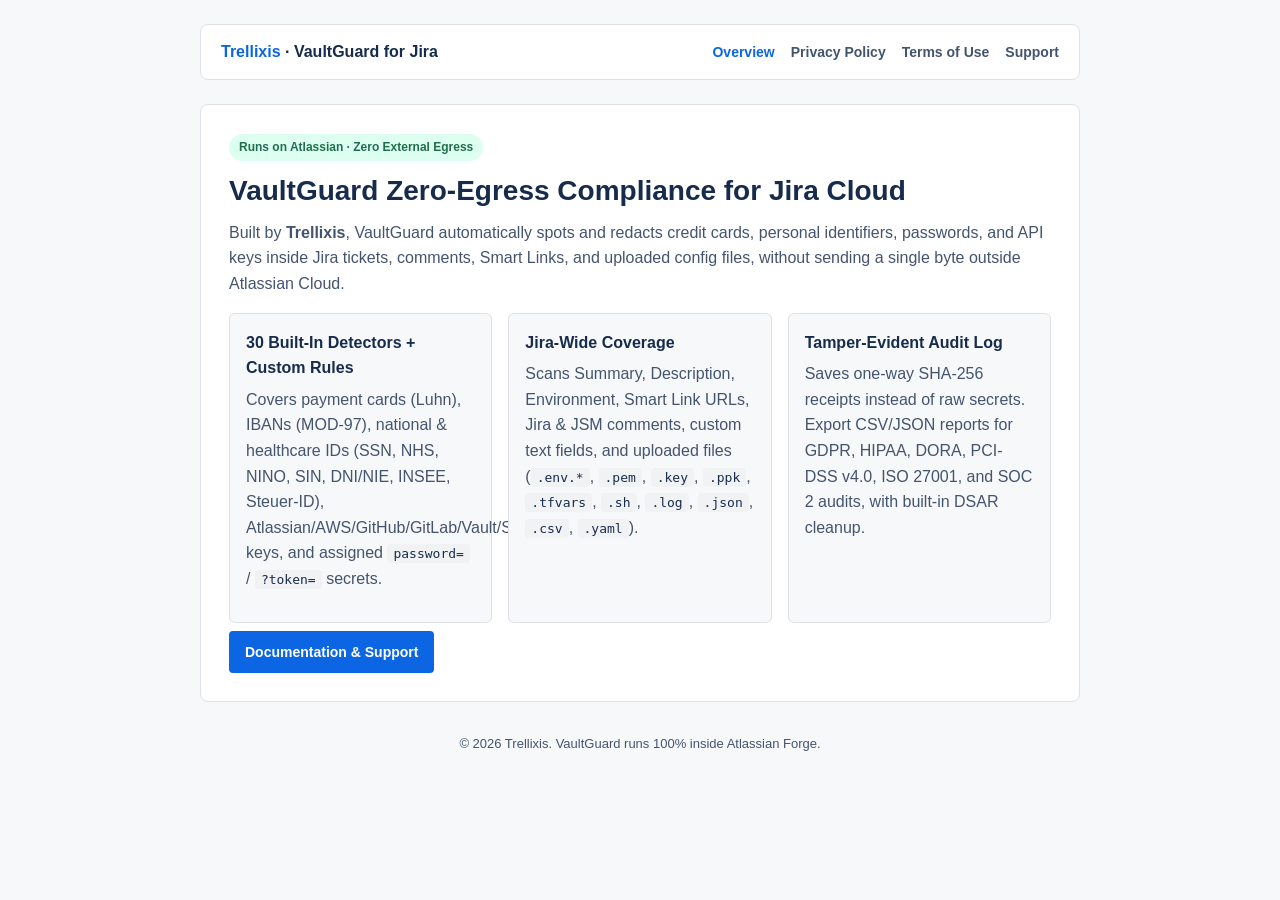
<file: index.html>
<!DOCTYPE html>
<html lang="en-GB">
<head>
  <meta charset="UTF-8" />
  <meta name="viewport" content="width=device-width, initial-scale=1.0" />
  <title>VaultGuard by Trellixis | Zero-Egress Jira Privacy &amp; Secret Protection</title>
  <link rel="stylesheet" href="site.css" />
</head>
<body>
  <div class="wrap">
    <header class="topbar">
      <a class="brand" href="index.html"><span>Trellixis</span> · VaultGuard for Jira</a>
      <nav class="nav">
        <a class="active" href="index.html">Overview</a>
        <a href="privacy.html">Privacy Policy</a>
        <a href="terms.html">Terms of Use</a>
        <a href="support.html">Support</a>
      </nav>
    </header>

    <section class="card">
      <span class="badge">Runs on Atlassian · Zero External Egress</span>
      <h1>VaultGuard Zero-Egress Compliance for Jira Cloud</h1>
      <p>
        Built by <strong>Trellixis</strong>, VaultGuard automatically spots and redacts credit cards,
        personal identifiers, passwords, and API keys inside Jira tickets, comments, Smart Links,
        and uploaded config files, without sending a single byte outside Atlassian Cloud.
      </p>

      <div class="grid">
        <div class="tile">
          <strong>30 Built-In Detectors + Custom Rules</strong>
          <p>
            Covers payment cards (Luhn), IBANs (MOD-97), national &amp; healthcare IDs (SSN, NHS,
            NINO, SIN, DNI/NIE, INSEE, Steuer-ID), Atlassian/AWS/GitHub/GitLab/Vault/Stripe/OpenAI
            keys, and assigned <code>password=</code> / <code>?token=</code> secrets.
          </p>
        </div>
        <div class="tile">
          <strong>Jira-Wide Coverage</strong>
          <p>
            Scans Summary, Description, Environment, Smart Link URLs, Jira &amp; JSM comments,
            custom text fields, and uploaded files (<code>.env.*</code>, <code>.pem</code>,
            <code>.key</code>, <code>.ppk</code>, <code>.tfvars</code>, <code>.sh</code>,
            <code>.log</code>, <code>.json</code>, <code>.csv</code>, <code>.yaml</code>).
          </p>
        </div>
        <div class="tile">
          <strong>Tamper-Evident Audit Log</strong>
          <p>
            Saves one-way SHA-256 receipts instead of raw secrets. Export CSV/JSON reports for
            GDPR, HIPAA, DORA, PCI-DSS v4.0, ISO 27001, and SOC 2 audits, with built-in DSAR cleanup.
          </p>
        </div>
      </div>

      <a class="btn" href="support.html">Documentation &amp; Support</a>
    </section>

    <footer class="footer">
      &copy; 2026 Trellixis. VaultGuard runs 100% inside Atlassian Forge.
    </footer>
  </div>
</body>
</html>
</file>
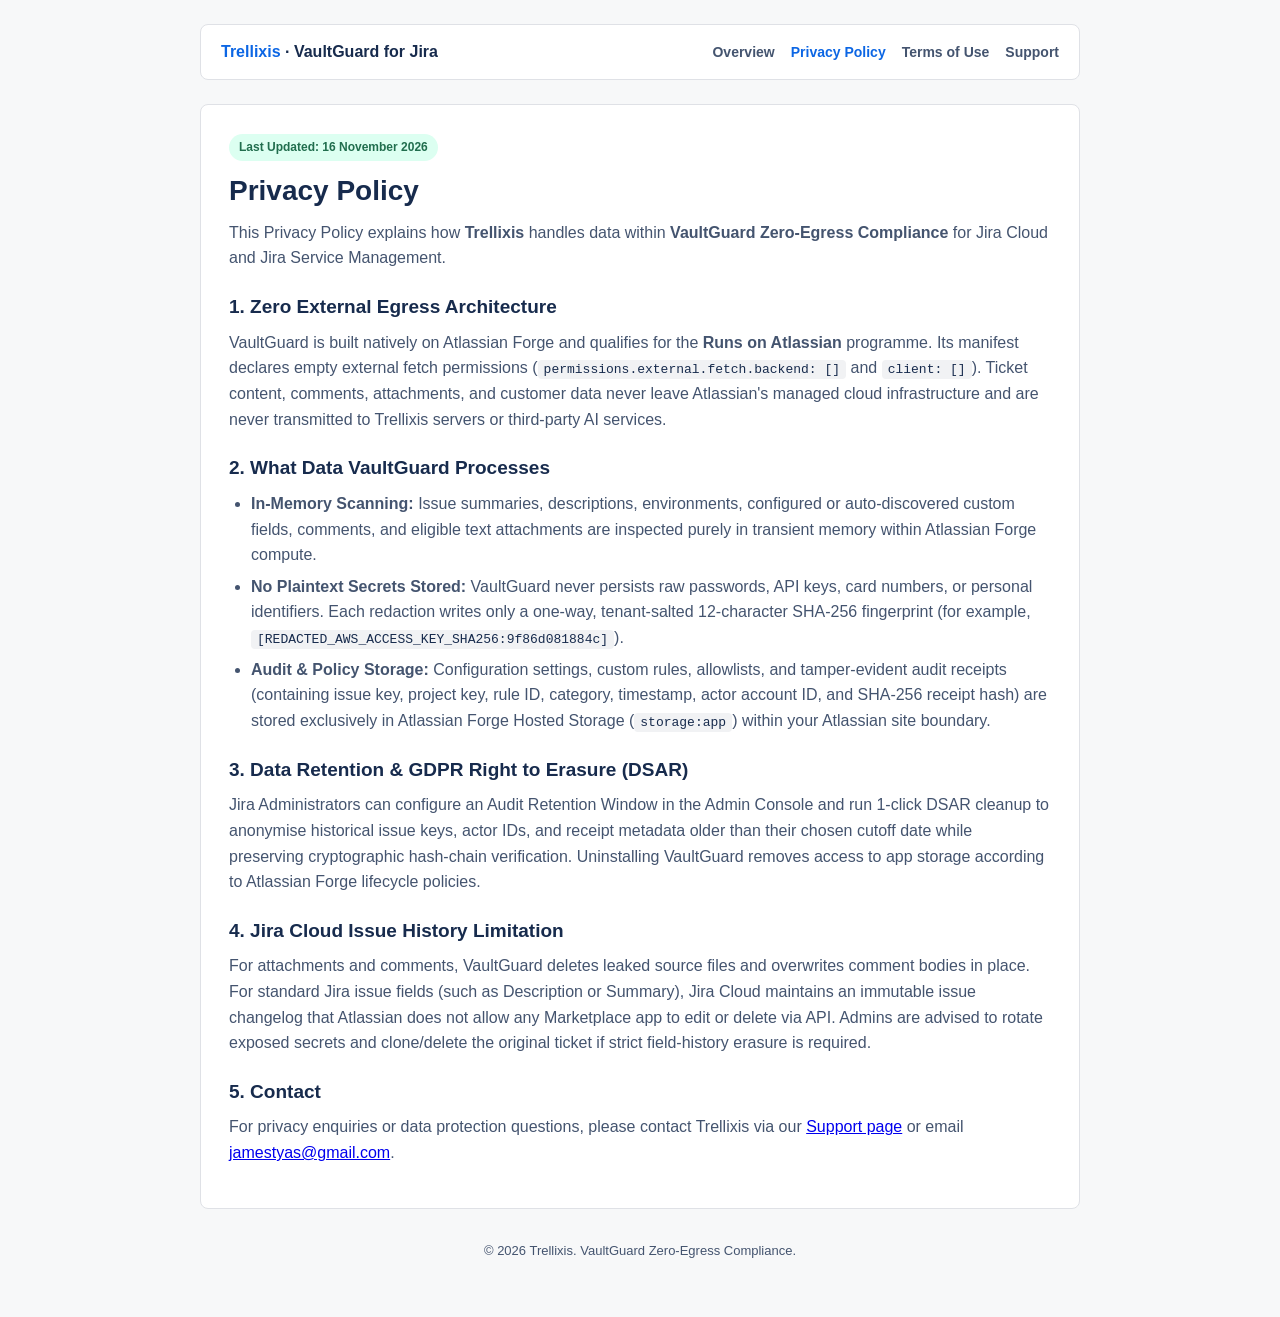
<file: privacy.html>
<!DOCTYPE html>
<html lang="en-GB">
<head>
  <meta charset="UTF-8" />
  <meta name="viewport" content="width=device-width, initial-scale=1.0" />
  <title>Privacy Policy | VaultGuard by Trellixis</title>
  <link rel="stylesheet" href="site.css" />
</head>
<body>
  <div class="wrap">
    <header class="topbar">
      <a class="brand" href="index.html"><span>Trellixis</span> · VaultGuard for Jira</a>
      <nav class="nav">
        <a href="index.html">Overview</a>
        <a class="active" href="privacy.html">Privacy Policy</a>
        <a href="terms.html">Terms of Use</a>
        <a href="support.html">Support</a>
      </nav>
    </header>

    <article class="card">
      <span class="badge">Last Updated: 16 November 2026</span>
      <h1>Privacy Policy</h1>
      <p>
        This Privacy Policy explains how <strong>Trellixis</strong> handles data within
        <strong>VaultGuard Zero-Egress Compliance</strong> for Jira Cloud and Jira Service Management.
      </p>

      <h2>1. Zero External Egress Architecture</h2>
      <p>
        VaultGuard is built natively on Atlassian Forge and qualifies for the
        <strong>Runs on Atlassian</strong> programme. Its manifest declares empty external fetch
        permissions (<code>permissions.external.fetch.backend: []</code> and
        <code>client: []</code>). Ticket content, comments, attachments, and customer data never
        leave Atlassian's managed cloud infrastructure and are never transmitted to Trellixis
        servers or third-party AI services.
      </p>

      <h2>2. What Data VaultGuard Processes</h2>
      <ul>
        <li>
          <strong>In-Memory Scanning:</strong> Issue summaries, descriptions, environments,
          configured or auto-discovered custom fields, comments, and eligible text attachments are
          inspected purely in transient memory within Atlassian Forge compute.
        </li>
        <li>
          <strong>No Plaintext Secrets Stored:</strong> VaultGuard never persists raw passwords,
          API keys, card numbers, or personal identifiers. Each redaction writes only a one-way,
          tenant-salted 12-character SHA-256 fingerprint (for example,
          <code>[REDACTED_AWS_ACCESS_KEY_SHA256:9f86d081884c]</code>).
        </li>
        <li>
          <strong>Audit &amp; Policy Storage:</strong> Configuration settings, custom rules,
          allowlists, and tamper-evident audit receipts (containing issue key, project key,
          rule ID, category, timestamp, actor account ID, and SHA-256 receipt hash) are stored
          exclusively in Atlassian Forge Hosted Storage (<code>storage:app</code>) within your
          Atlassian site boundary.
        </li>
      </ul>

      <h2>3. Data Retention &amp; GDPR Right to Erasure (DSAR)</h2>
      <p>
        Jira Administrators can configure an Audit Retention Window in the Admin Console and run
        1-click DSAR cleanup to anonymise historical issue keys, actor IDs, and receipt metadata
        older than their chosen cutoff date while preserving cryptographic hash-chain verification.
        Uninstalling VaultGuard removes access to app storage according to Atlassian Forge
        lifecycle policies.
      </p>

      <h2>4. Jira Cloud Issue History Limitation</h2>
      <p>
        For attachments and comments, VaultGuard deletes leaked source files and overwrites comment
        bodies in place. For standard Jira issue fields (such as Description or Summary), Jira Cloud
        maintains an immutable issue changelog that Atlassian does not allow any Marketplace app to
        edit or delete via API. Admins are advised to rotate exposed secrets and clone/delete the
        original ticket if strict field-history erasure is required.
      </p>

      <h2>5. Contact</h2>
      <p>
        For privacy enquiries or data protection questions, please contact Trellixis via our
        <a href="support.html">Support page</a> or email
        <a href="mailto:jamestyas@gmail.com">jamestyas@gmail.com</a>.
      </p>
    </article>

    <footer class="footer">
      &copy; 2026 Trellixis. VaultGuard Zero-Egress Compliance.
    </footer>
  </div>
</body>
</html>
</file>
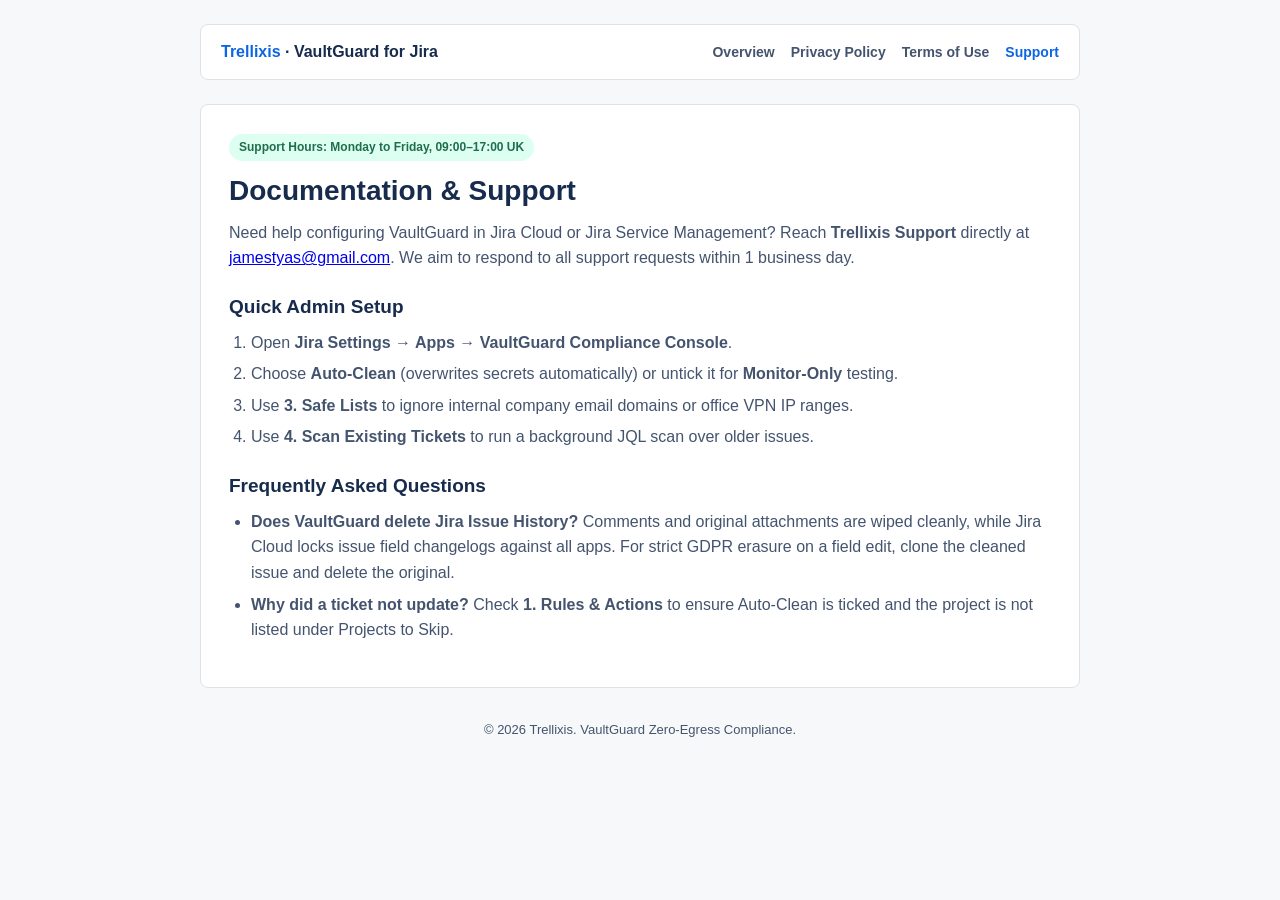
<file: support.html>
<!DOCTYPE html>
<html lang="en-GB">
<head>
  <meta charset="UTF-8" />
  <meta name="viewport" content="width=device-width, initial-scale=1.0" />
  <title>Support &amp; Quick Guide | VaultGuard by Trellixis</title>
  <link rel="stylesheet" href="site.css" />
</head>
<body>
  <div class="wrap">
    <header class="topbar">
      <a class="brand" href="index.html"><span>Trellixis</span> · VaultGuard for Jira</a>
      <nav class="nav">
        <a href="index.html">Overview</a>
        <a href="privacy.html">Privacy Policy</a>
        <a href="terms.html">Terms of Use</a>
        <a class="active" href="support.html">Support</a>
      </nav>
    </header>

    <article class="card">
      <span class="badge">Support Hours: Monday to Friday, 09:00–17:00 UK</span>
      <h1>Documentation &amp; Support</h1>
      <p>
        Need help configuring VaultGuard in Jira Cloud or Jira Service Management? Reach
        <strong>Trellixis Support</strong> directly at
        <a href="mailto:jamestyas@gmail.com?subject=VaultGuard%20Support">jamestyas@gmail.com</a>.
        We aim to respond to all support requests within 1 business day.
      </p>

      <h2>Quick Admin Setup</h2>
      <ol>
        <li>Open <strong>Jira Settings &rarr; Apps &rarr; VaultGuard Compliance Console</strong>.</li>
        <li>Choose <strong>Auto-Clean</strong> (overwrites secrets automatically) or untick it for <strong>Monitor-Only</strong> testing.</li>
        <li>Use <strong>3. Safe Lists</strong> to ignore internal company email domains or office VPN IP ranges.</li>
        <li>Use <strong>4. Scan Existing Tickets</strong> to run a background JQL scan over older issues.</li>
      </ol>

      <h2>Frequently Asked Questions</h2>
      <ul>
        <li>
          <strong>Does VaultGuard delete Jira Issue History?</strong> Comments and original
          attachments are wiped cleanly, while Jira Cloud locks issue field changelogs against
          all apps. For strict GDPR erasure on a field edit, clone the cleaned issue and delete
          the original.
        </li>
        <li>
          <strong>Why did a ticket not update?</strong> Check <strong>1. Rules &amp; Actions</strong>
          to ensure Auto-Clean is ticked and the project is not listed under Projects to Skip.
        </li>
      </ul>
    </article>

    <footer class="footer">
      &copy; 2026 Trellixis. VaultGuard Zero-Egress Compliance.
    </footer>
  </div>
</body>
</html>
</file>
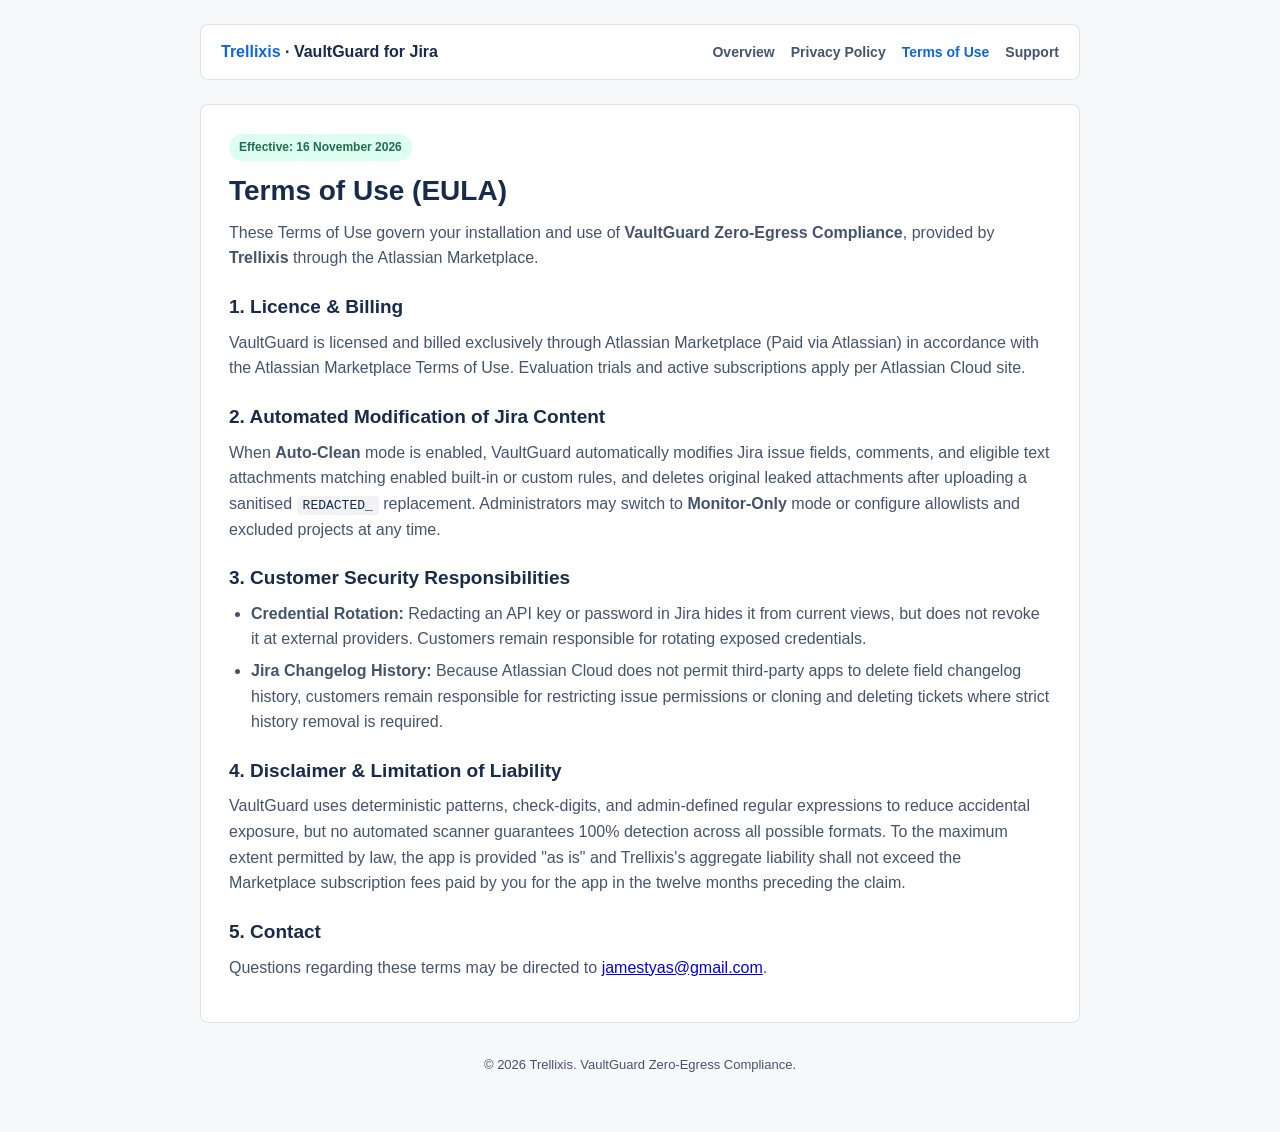
<file: terms.html>
<!DOCTYPE html>
<html lang="en-GB">
<head>
  <meta charset="UTF-8" />
  <meta name="viewport" content="width=device-width, initial-scale=1.0" />
  <title>Terms of Use | VaultGuard by Trellixis</title>
  <link rel="stylesheet" href="site.css" />
</head>
<body>
  <div class="wrap">
    <header class="topbar">
      <a class="brand" href="index.html"><span>Trellixis</span> · VaultGuard for Jira</a>
      <nav class="nav">
        <a href="index.html">Overview</a>
        <a href="privacy.html">Privacy Policy</a>
        <a class="active" href="terms.html">Terms of Use</a>
        <a href="support.html">Support</a>
      </nav>
    </header>

    <article class="card">
      <span class="badge">Effective: 16 November 2026</span>
      <h1>Terms of Use (EULA)</h1>
      <p>
        These Terms of Use govern your installation and use of
        <strong>VaultGuard Zero-Egress Compliance</strong>, provided by <strong>Trellixis</strong>
        through the Atlassian Marketplace.
      </p>

      <h2>1. Licence &amp; Billing</h2>
      <p>
        VaultGuard is licensed and billed exclusively through Atlassian Marketplace
        (Paid via Atlassian) in accordance with the Atlassian Marketplace Terms of Use. Evaluation
        trials and active subscriptions apply per Atlassian Cloud site.
      </p>

      <h2>2. Automated Modification of Jira Content</h2>
      <p>
        When <strong>Auto-Clean</strong> mode is enabled, VaultGuard automatically modifies Jira
        issue fields, comments, and eligible text attachments matching enabled built-in or custom
        rules, and deletes original leaked attachments after uploading a sanitised
        <code>REDACTED_</code> replacement. Administrators may switch to <strong>Monitor-Only</strong>
        mode or configure allowlists and excluded projects at any time.
      </p>

      <h2>3. Customer Security Responsibilities</h2>
      <ul>
        <li>
          <strong>Credential Rotation:</strong> Redacting an API key or password in Jira hides it
          from current views, but does not revoke it at external providers. Customers remain
          responsible for rotating exposed credentials.
        </li>
        <li>
          <strong>Jira Changelog History:</strong> Because Atlassian Cloud does not permit
          third-party apps to delete field changelog history, customers remain responsible for
          restricting issue permissions or cloning and deleting tickets where strict history
          removal is required.
        </li>
      </ul>

      <h2>4. Disclaimer &amp; Limitation of Liability</h2>
      <p>
        VaultGuard uses deterministic patterns, check-digits, and admin-defined regular
        expressions to reduce accidental exposure, but no automated scanner guarantees 100%
        detection across all possible formats. To the maximum extent permitted by law, the app is
        provided "as is" and Trellixis's aggregate liability shall not exceed the Marketplace
        subscription fees paid by you for the app in the twelve months preceding the claim.
      </p>

      <h2>5. Contact</h2>
      <p>
        Questions regarding these terms may be directed to
        <a href="mailto:jamestyas@gmail.com">jamestyas@gmail.com</a>.
      </p>
    </article>

    <footer class="footer">
      &copy; 2026 Trellixis. VaultGuard Zero-Egress Compliance.
    </footer>
  </div>
</body>
</html>
</file>
<file: site.css>
:root {
  --bg: #f7f8f9;
  --surface: #ffffff;
  --border: #dfe1e6;
  --text: #172b4d;
  --muted: #44546f;
  --primary: #0c66e4;
  --primary-hover: #0055cc;
  --success-bg: #dcfff1;
  --success-text: #216e4e;
  --info-bg: #e9f2ff;
  --info-text: #0055cc;
}

* {
  box-sizing: border-box;
}

body {
  margin: 0;
  font-family: -apple-system, BlinkMacSystemFont, "Segoe UI", Roboto, Oxygen, Ubuntu, sans-serif;
  background: var(--bg);
  color: var(--text);
  line-height: 1.6;
}

.wrap {
  max-width: 920px;
  margin: 0 auto;
  padding: 24px 20px 56px;
}

.topbar {
  display: flex;
  flex-wrap: wrap;
  justify-content: space-between;
  align-items: center;
  gap: 12px;
  padding: 14px 20px;
  background: var(--surface);
  border: 1px solid var(--border);
  border-radius: 8px;
  margin-bottom: 24px;
}

.brand {
  font-weight: 700;
  font-size: 16px;
  color: var(--text);
  text-decoration: none;
}

.brand span {
  color: var(--primary);
}

.nav {
  display: flex;
  flex-wrap: wrap;
  gap: 16px;
}

.nav a {
  color: var(--muted);
  text-decoration: none;
  font-weight: 600;
  font-size: 14px;
}

.nav a:hover,
.nav a.active {
  color: var(--primary);
}

.card {
  background: var(--surface);
  border: 1px solid var(--border);
  border-radius: 8px;
  padding: 28px;
  margin-bottom: 20px;
}

.badge {
  display: inline-block;
  padding: 4px 10px;
  border-radius: 999px;
  font-size: 12px;
  font-weight: 700;
  background: var(--success-bg);
  color: var(--success-text);
  margin-bottom: 12px;
}

h1 {
  margin: 0 0 12px;
  font-size: 28px;
  line-height: 1.25;
}

h2 {
  margin: 24px 0 10px;
  font-size: 19px;
  line-height: 1.3;
}

p {
  margin: 0 0 14px;
  color: var(--muted);
}

ul, ol {
  margin: 0 0 16px;
  padding-left: 22px;
  color: var(--muted);
}

li {
  margin-bottom: 6px;
}

.grid {
  display: grid;
  grid-template-columns: repeat(auto-fit, minmax(240px, 1fr));
  gap: 16px;
  margin-top: 16px;
}

.tile {
  background: var(--bg);
  border: 1px solid var(--border);
  border-radius: 6px;
  padding: 16px;
}

.tile strong {
  display: block;
  margin-bottom: 6px;
  color: var(--text);
}

.btn {
  display: inline-block;
  padding: 10px 16px;
  border-radius: 4px;
  background: var(--primary);
  color: #ffffff;
  font-weight: 600;
  font-size: 14px;
  text-decoration: none;
  margin-top: 8px;
}

.btn:hover {
  background: var(--primary-hover);
}

code {
  background: #f1f2f4;
  padding: 2px 6px;
  border-radius: 4px;
  font-size: 13px;
  color: var(--text);
}

.footer {
  text-align: center;
  font-size: 13px;
  color: var(--muted);
  margin-top: 32px;
}
</file>
